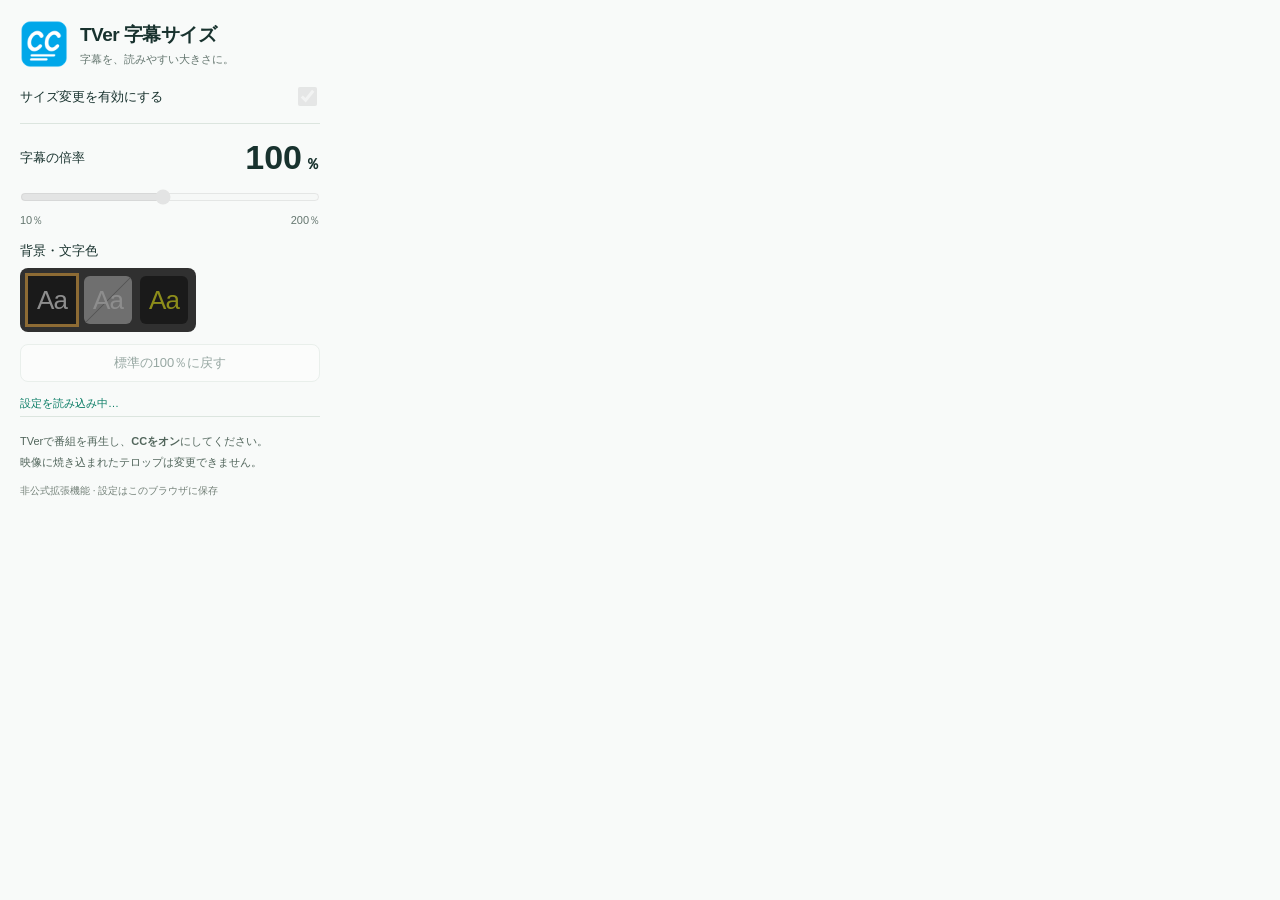
<file: extension/popup.html>
<!doctype html>
<html lang="ja">
<head>
  <meta charset="UTF-8">
  <meta name="viewport" content="width=device-width, initial-scale=1">
  <title>TVer 字幕サイズ</title>
  <link rel="stylesheet" href="popup.css">
  <script src="settings.js" defer></script>
  <script src="popup.js" defer></script>
</head>
<body>
  <header><img class="badge" src="icons/icon-128.png" width="48" height="48" alt=""><div><h1>TVer 字幕サイズ</h1><p>字幕を、読みやすい大きさに。</p></div></header>
  <label class="toggle"><span>サイズ変更を有効にする</span><input id="enabled" type="checkbox" checked disabled></label>
  <main>
    <div class="size-label"><label for="percent">字幕の倍率</label><output id="value" for="percent">100<span>％</span></output></div>
    <input id="percent" type="range" min="10" max="200" step="5" value="100" disabled>
    <div class="range-labels"><span>10％</span><span>200％</span></div>
    <div class="appearance-row" role="group" aria-labelledby="appearance-label">
      <span id="appearance-label">背景・文字色</span>
      <div class="appearance-buttons">
        <button type="button" data-appearance="standard" aria-label="標準" title="標準" aria-pressed="true" disabled><span aria-hidden="true">Aa</span></button>
        <button type="button" data-appearance="transparent" aria-label="背景なし" title="背景なし" aria-pressed="false" disabled><span aria-hidden="true">Aa</span></button>
        <button type="button" data-appearance="yellow-on-black" aria-label="黒背景＋黄色文字" title="黒背景＋黄色文字" aria-pressed="false" disabled><span aria-hidden="true">Aa</span></button>
      </div>
    </div>
    <button id="reset" class="reset" disabled>標準の100％に戻す</button>
  </main>
  <p id="status" role="status" aria-live="polite">設定を読み込み中…</p>
  <footer>TVerで番組を再生し、<b>CCをオン</b>にしてください。<br>映像に焼き込まれたテロップは変更できません。<br><span>非公式拡張機能 · 設定はこのブラウザに保存</span></footer>
</body>
</html>
</file>
<file: extension/popup.css>
:root { color-scheme: light; font-family: "Yu Gothic UI", "Meiryo", sans-serif; color: #18322e; background: #f8faf9; }
* { box-sizing: border-box; }
body { width: 340px; margin: 0; padding: 20px; font-size: 13px; }
header { display: flex; align-items: center; gap: 12px; margin-bottom: 16px; }
.badge { display:block; width:48px; height:48px; flex-shrink:0; }
h1 { font-size: 19px; margin: 0 0 4px; letter-spacing: -.5px; }
p { margin: 0; }
header p { color: #64766f; font-size: 11px; }
.toggle { display: flex; align-items: center; justify-content: space-between; padding-bottom: 14px; border-bottom: 1px solid #dce5df; }
input[type=checkbox] { width: 19px; height: 19px; accent-color: #087c64; }
.size-label { display: flex; justify-content: space-between; align-items: center; padding-top: 14px; }
output { font-size: 34px; font-weight: 700; font-variant-numeric: tabular-nums; }
output span { font-size: 15px; margin-left: 3px; }
input[type=range] { width: 100%; margin: 12px 0 8px; accent-color: #087c64; cursor: pointer; }
.range-labels { display: flex; justify-content: space-between; color: #64766f; font-size: 11px; }
button { font: inherit; cursor: pointer; border: 1px solid #d7e2db; border-radius: 8px; padding: 9px; background: white; color: #23453a; }
button:hover { background: #edf5f0; }
button:focus-visible, input:focus-visible { outline: 3px solid #e8a73f; outline-offset: 3px; }
button:disabled, input:disabled { opacity: .45; cursor: default; }
.appearance-row { margin-top:14px; }
.appearance-buttons { display:grid; grid-template-columns:repeat(3,48px); width:fit-content; gap:8px; margin-top:8px; padding:8px; background:#303030; border-radius:8px; }
.appearance-buttons button { position:relative; aspect-ratio:1; padding:0; border:0; border-radius:6px; font:26px/1 Arial,sans-serif; letter-spacing:-1px; display:grid; place-items:center; }
.appearance-buttons button span { position:relative; z-index:1; }
.appearance-buttons button[data-appearance=standard] { background:#000; color:white; }
.appearance-buttons button[data-appearance=transparent] { background:#bdbdbd; color:white; }
.appearance-buttons button[data-appearance=yellow-on-black] { background:#000; color:#ff0; }
.appearance-buttons button[data-appearance=transparent]::before { content:""; position:absolute; inset:0; border-radius:inherit; background:linear-gradient(135deg,transparent 48.8%,#888 49.6%,#888 50.4%,transparent 51.2%); }
.appearance-buttons button[aria-pressed=true] { border-radius:0; outline:3px solid #ffb43b; outline-offset:0; }
.appearance-buttons button:focus-visible { outline:3px solid #ffb43b; outline-offset:3px; }
.reset { width: 100%; margin-top: 12px; }
#status { min-height: 34px; padding-top: 14px; font-size: 11px; color: #087c64; }
footer { border-top: 1px solid #dce5df; padding-top: 14px; font-size: 11px; line-height: 1.9; color: #52665c; }
footer span { display: inline-block; margin-top: 8px; color: #738078; font-size: 10px; }
</file>
